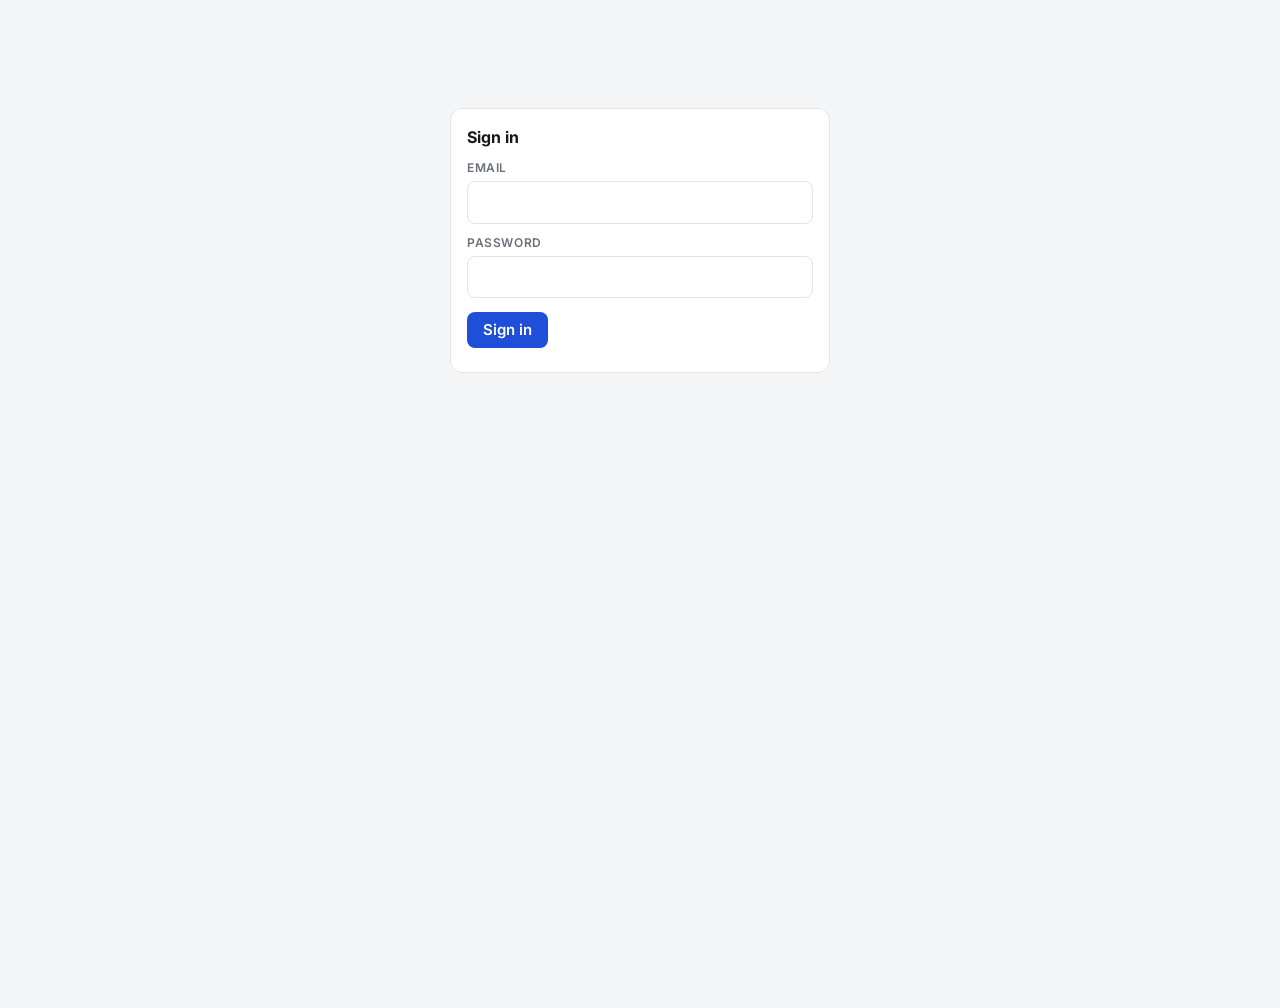
<file: admin.html>
<!doctype html>
<html lang="en"><head><meta charset="utf-8"><meta name="viewport" content="width=device-width,initial-scale=1">
<meta name="robots" content="noindex,nofollow"><title>Site editor</title>
<link href="https://fonts.googleapis.com/css2?family=Inter:wght@400;500;600&display=swap" rel="stylesheet">
<link rel="stylesheet" href="admin.css">
</head><body>

<div id="login" class="card login hide">
<h2>Sign in</h2>
<form id="lf"><div class="fld"><label for="em">Email</label><input id="em" type="email" autocomplete="username" required></div>
<div class="fld"><label for="pw">Password</label><input id="pw" type="password" autocomplete="current-password" required></div>
<div style="margin-top:14px"><button class="btn" type="submit">Sign in</button></div><p class="msg err" id="lmsg"></p></form></div>

<div id="deny" class="card login hide"><h2>Not authorised</h2><p>This account is not the site owner.</p><button class="btn sec" id="out2">Sign out</button></div>

<div id="app" class="hide pv-on">
  <div class="top"><h1>Site editor</h1><span class="grow"></span>
    <button class="btn sec sm" id="pvToggle" type="button">Preview</button>
    <a class="btn sec sm" href="./" target="_blank" rel="noopener" style="text-decoration:none">View site</a>
    <button class="btn sec sm" id="out" type="button">Sign out</button></div>
  <nav class="nav" id="nav"></nav>
  <main id="main"></main>
  <aside class="pvpane" id="pvpane">
    <div class="pvbar"><button class="btn sec sm on" data-w="100%" type="button">Desktop</button><button class="btn sec sm" data-w="820px" type="button">Tablet</button><button class="btn sec sm" data-w="390px" type="button">Phone</button><span class="grow"></span><button class="btn sec sm" id="pvReload" type="button">Reload</button><button class="btn sec sm" id="pvClose" type="button">Close</button></div>
    <div class="pvwrap"><iframe id="pv" title="Live preview" src="about:blank"></iframe></div>
  </aside>
  <div class="bar"><div class="st" id="st">Loading…</div>
    <button class="btn sec" id="discard" type="button" disabled>Discard changes</button>
    <button class="btn" id="publish" type="button" disabled>Publish</button></div>
</div>

<div id="modal" class="modal hide"><div class="box" id="modalBox"></div></div>

<script src="cms.js"></script>
<script src="defaults.js"></script>
<script src="admin.js"></script>
</body></html>
</file>
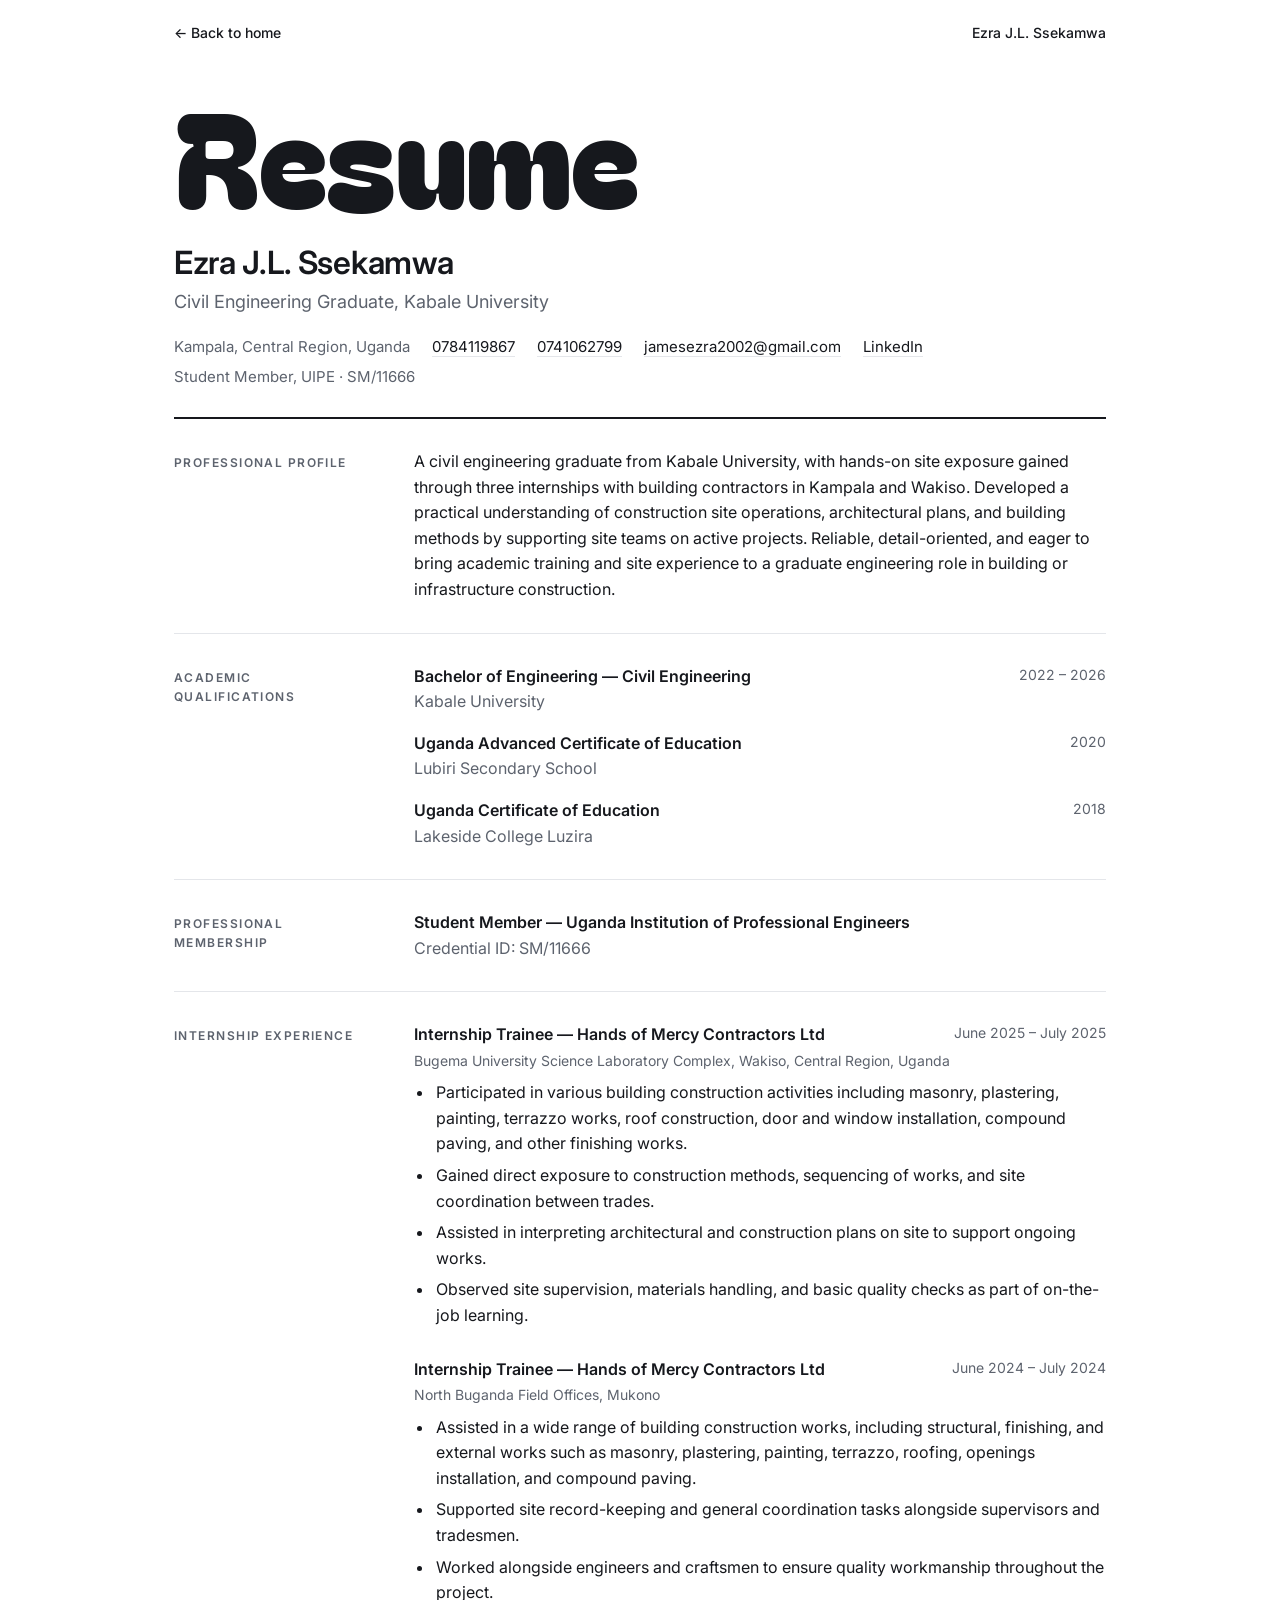
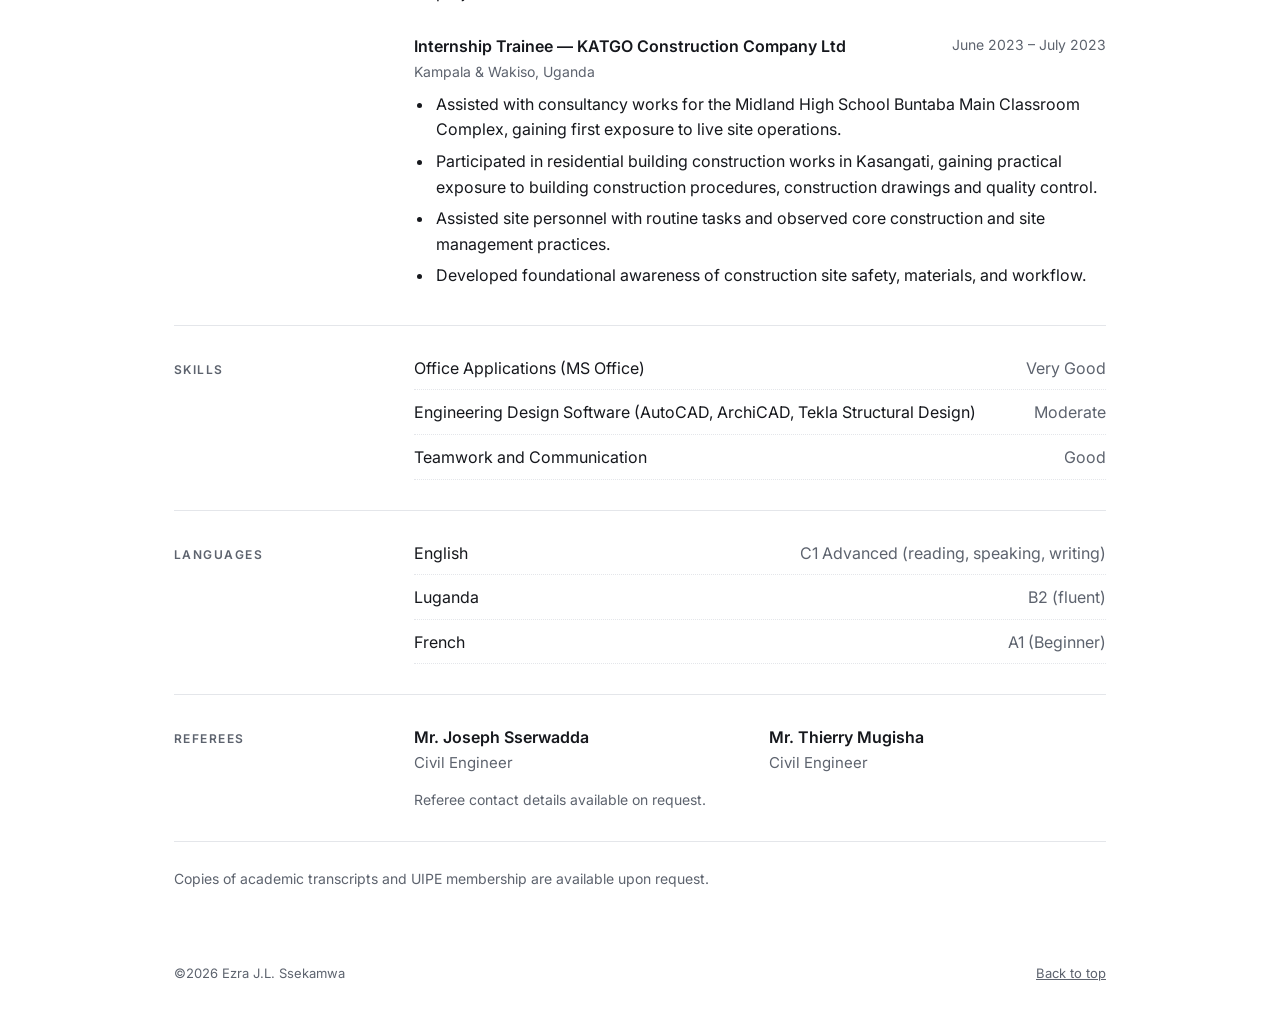
<file: resume.html>
<!doctype html>
<html lang="en"><head><meta charset="utf-8"><meta name="viewport" content="width=device-width,initial-scale=1">
<title>Resume — Ezra J.L. Ssekamwa</title>
<meta name="description" content="Resume of Ezra J.L. Ssekamwa, civil engineering graduate (Kabale University) with building-construction internship experience in Kampala and Wakiso, Uganda.">
<meta property="og:title" content="Resume — Ezra J.L. Ssekamwa"><meta property="og:type" content="profile">
<link rel="preconnect" href="https://fonts.googleapis.com"><link rel="preconnect" href="https://fonts.gstatic.com" crossorigin>
<link href="https://fonts.googleapis.com/css2?family=Bagel+Fat+One&family=Inter:wght@400;500;600&display=swap" rel="stylesheet">
<style>
:root{--ink:#16181d;--mute:#5d636e;--line:#e4e6ea;--bg:#fff;--accent:#1f4fd8}
*{box-sizing:border-box}
html{-webkit-text-size-adjust:100%}
body{margin:0;background:var(--bg);color:var(--ink);font-family:"Inter","Helvetica Neue",Arial,sans-serif;font-size:16px;line-height:1.6;-webkit-font-smoothing:antialiased;overflow-x:hidden}
a{color:inherit}
.bar{max-width:980px;margin:0 auto;padding:22px 24px;display:flex;justify-content:space-between;align-items:center;font-size:14px;font-weight:500}
.bar a{text-decoration:none}.bar a:hover{text-decoration:underline}
main{max-width:980px;margin:0 auto;padding:24px 24px 72px}
h1.title{font-family:"Bagel Fat One","Arial Black",sans-serif;font-weight:400;font-size:clamp(64px,13vw,132px);line-height:.95;letter-spacing:-.01em;margin:0 0 28px}
.who{padding-bottom:28px;border-bottom:2px solid var(--ink)}
.who h2{margin:0;font-size:clamp(24px,3.4vw,32px);line-height:1.2;font-weight:600;letter-spacing:-.01em}
.who .hl{margin:6px 0 0;font-size:18px;color:var(--mute)}
.contact{display:flex;flex-wrap:wrap;gap:6px 22px;margin:18px 0 0;padding:0;list-style:none;font-size:15px}
.contact a{text-decoration:none;border-bottom:1px solid var(--line)}.contact a:hover{border-color:var(--ink)}
.contact li.m{color:var(--mute)}
section.sec{display:grid;grid-template-columns:200px minmax(0,1fr);gap:8px 40px;padding:30px 0;border-bottom:1px solid var(--line)}
section.sec>h3{margin:4px 0 0;font-size:12px;font-weight:600;letter-spacing:.12em;text-transform:uppercase;color:var(--mute)}
.row{display:grid;grid-template-columns:minmax(0,1fr) auto;gap:2px 24px;margin:0 0 16px}
.row:last-child{margin-bottom:0}
.row .t{font-weight:600}.row .o{color:var(--mute)}.row .p{color:var(--mute);font-size:14px;white-space:nowrap;text-align:right}
.job{margin:0 0 28px}.job:last-child{margin-bottom:0}
.job .top{display:flex;justify-content:space-between;gap:8px 24px;flex-wrap:wrap}
.job .r{font-weight:600}.job .d{color:var(--mute);font-size:14px}.job .pl{color:var(--mute);font-size:14px;margin:2px 0 8px}
.job ul{margin:0;padding-left:20px}.job li{margin:0 0 6px;padding-left:2px}
.pairs{display:grid;gap:10px;margin:0;padding:0;list-style:none}
.pairs li{display:flex;justify-content:space-between;gap:16px;border-bottom:1px dotted var(--line);padding-bottom:8px}
.pairs li span:last-child{color:var(--mute);text-align:right}
.refs{display:grid;grid-template-columns:repeat(auto-fit,minmax(220px,1fr));gap:18px}
.refs div b{display:block;font-weight:600}.refs div span{color:var(--mute);font-size:15px;display:block}
.note{margin:26px 0 0;color:var(--mute);font-size:14px}
footer{max-width:980px;margin:0 auto;padding:0 24px 40px;display:flex;justify-content:space-between;color:var(--mute);font-size:13px}
@media(max-width:720px){
  .bar{padding:16px 20px}main{padding:12px 20px 56px}footer{padding:0 20px 32px}
  section.sec{grid-template-columns:1fr;padding:24px 0}
  .row{grid-template-columns:1fr}.row .p{text-align:left}
}
@media print{.bar,footer{display:none}main{padding:0}section.sec{break-inside:avoid}h1.title{font-size:56px}}
.dl{display:inline-block;margin-top:18px;padding:9px 20px;border:1px solid currentColor;border-radius:999px;font-size:14px;font-weight:500;text-decoration:none;color:inherit;transition:background .25s,color .25s}.dl:hover,.dl:focus-visible{background:#111214;color:#fff}</style></head>
<body>
<header class="bar"><a href="./">&larr; Back to home</a><span>Ezra J.L. Ssekamwa</span></header>
<main>
<h1 class="title">Resume</h1>
<div id="app"><!--PRERENDER--></div>
<noscript><p>This page needs JavaScript to display the resume.</p></noscript>
</main>
<footer><span>&copy;2026 Ezra J.L. Ssekamwa</span><a href="#" id="top">Back to top</a></footer>
<script src="cms.js"></script>
<script>
(function(){
var DEFAULT={"name": "Ezra J.L. Ssekamwa", "headline": "Civil Engineering Graduate, Kabale University", "location": "Kampala, Central Region, Uganda", "phone": "0784119867 / 0741062799", "email": "jamesezra2002@gmail.com", "linkedin": "https://www.linkedin.com/in/ezra-ssekamwa-j-l-9a4709285/", "membership": "Student Member, UIPE · SM/11666", "profile": "A civil engineering graduate from Kabale University, with hands-on site exposure gained through three internships with building contractors in Kampala and Wakiso. Developed a practical understanding of construction site operations, architectural plans, and building methods by supporting site teams on active projects. Reliable, detail-oriented, and eager to bring academic training and site experience to a graduate engineering role in building or infrastructure construction.", "education": [{"title": "Bachelor of Engineering — Civil Engineering", "org": "Kabale University", "period": "2022 – 2026"}, {"title": "Uganda Advanced Certificate of Education", "org": "Lubiri Secondary School", "period": "2020"}, {"title": "Uganda Certificate of Education", "org": "Lakeside College Luzira", "period": "2018"}], "memberships": [{"title": "Student Member — Uganda Institution of Professional Engineers", "detail": "Credential ID: SM/11666"}], "experience": [{"role": "Internship Trainee", "org": "Hands of Mercy Contractors Ltd", "place": "Bugema University Science Laboratory Complex, Wakiso, Central Region, Uganda", "period": "June 2025 – July 2025", "bullets": ["Participated in various building construction activities including masonry, plastering, painting, terrazzo works, roof construction, door and window installation, compound paving, and other finishing works.", "Gained direct exposure to construction methods, sequencing of works, and site coordination between trades.", "Assisted in interpreting architectural and construction plans on site to support ongoing works.", "Observed site supervision, materials handling, and basic quality checks as part of on-the-job learning."]}, {"role": "Internship Trainee", "org": "Hands of Mercy Contractors Ltd", "place": "North Buganda Field Offices, Mukono", "period": "June 2024 – July 2024", "bullets": ["Assisted in a wide range of building construction works, including structural, finishing, and external works such as masonry, plastering, painting, terrazzo, roofing, openings installation, and compound paving.", "Supported site record-keeping and general coordination tasks alongside supervisors and tradesmen.", "Worked alongside engineers and craftsmen to ensure quality workmanship throughout the project."]}, {"role": "Internship Trainee", "org": "KATGO Construction Company Ltd", "place": "Kampala & Wakiso, Uganda", "period": "June 2023 – July 2023", "bullets": ["Assisted with consultancy works for the Midland High School Buntaba Main Classroom Complex, gaining first exposure to live site operations.", "Participated in residential building construction works in Kasangati, gaining practical exposure to building construction procedures, construction drawings and quality control.", "Assisted site personnel with routine tasks and observed core construction and site management practices.", "Developed foundational awareness of construction site safety, materials, and workflow."]}], "skills": [{"name": "Office Applications (MS Office)", "level": "Very Good"}, {"name": "Engineering Design Software (AutoCAD, ArchiCAD, Tekla Structural Design)", "level": "Moderate"}, {"name": "Teamwork and Communication", "level": "Good"}], "languages": [{"name": "English", "level": "C1 Advanced (reading, speaking, writing)"}, {"name": "Luganda", "level": "B2 (fluent)"}, {"name": "French", "level": "A1 (Beginner)"}], "referees": [{"name": "Mr. Joseph Sserwadda", "role": "Civil Engineer", "contact": ""}, {"name": "Mr. Thierry Mugisha", "role": "Civil Engineer", "contact": ""}], "note": "Copies of academic transcripts and UIPE membership are available upon request."};
var CK='ezra_resume_v1';
function esc(s){return String(s==null?'':s).replace(/[&<>"']/g,function(c){return{'&':'&amp;','<':'&lt;','>':'&gt;','"':'&quot;',"'":'&#39;'}[c]})}
function arr(a){return Array.isArray(a)?a:[]}
function telLink(n){var d=String(n).replace(/[^\d+]/g,'');if(!d)return null;if(d.charAt(0)==='0')d='+256'+d.slice(1);return 'tel:'+d}
function sec(title,inner){return inner?'<section class="sec"><h3>'+esc(title)+'</h3><div>'+inner+'</div></section>':''}
var SECS=[['profile','Professional profile'],['education','Academic qualifications'],['memberships','Professional membership'],['experience','Internship experience'],['skills','Skills'],['languages','Languages'],['referees','Referees']];
function rich(t){return String(t==null?'':t).split(/\n{2,}/).map(function(p){p=p.trim();if(!p)return '';p=esc(p).replace(/\*\*([^*]+)\*\*/g,'<strong>$1</strong>').replace(/\*([^*\n]+)\*/g,'<em>$1</em>').replace(/\[([^\]\n]+)\]\((https?:\/\/[^)\s]+|mailto:[^)\s]+|tel:[^)\s]+)\)/g,'<a href="$2" target="_blank" rel="noopener">$1</a>').replace(/\n/g,'<br>');return '<p style="margin:0 0 .9em">'+p+'</p>'}).join('')}
function pairs(a){return arr(a).length?'<ul class="pairs">'+arr(a).map(function(s){return '<li><span>'+esc(s.name)+'</span><span>'+esc(s.level)+'</span></li>'}).join('')+'</ul>':''}
var BODY={
  profile:function(r){return r.profile?'<p style="margin:0">'+esc(r.profile)+'</p>':''},
  education:function(r){return arr(r.education).map(function(e){return '<div class="row"><div><div class="t">'+esc(e.title)+'</div><div class="o">'+esc(e.org)+'</div></div><div class="p">'+esc(e.period)+'</div></div>'}).join('')},
  memberships:function(r){return arr(r.memberships).map(function(m){return '<div class="row"><div><div class="t">'+esc(m.title)+'</div>'+(m.detail?'<div class="o">'+esc(m.detail)+'</div>':'')+'</div></div>'}).join('')},
  experience:function(r){return arr(r.experience).map(function(j){return '<div class="job"><div class="top"><span class="r">'+esc(j.role)+' \u2014 '+esc(j.org)+'</span><span class="d">'+esc(j.period)+'</span></div>'+(j.place?'<div class="pl">'+esc(j.place)+'</div>':'')+(arr(j.bullets).length?'<ul>'+arr(j.bullets).map(function(b){return '<li>'+esc(b)+'</li>'}).join('')+'</ul>':'')+'</div>'}).join('')},
  skills:function(r){return pairs(r.skills)},
  languages:function(r){return pairs(r.languages)},
  referees:function(r){return arr(r.referees).length?'<div class="refs">'+arr(r.referees).map(function(p){return '<div><b>'+esc(p.name)+'</b><span>'+esc(p.role)+'</span>'+(p.contact?'<span>'+esc(p.contact)+'</span>':'')+'</div>'}).join('')+'</div>'+(arr(r.referees).some(function(p){return !p.contact})?'<p class="note" style="margin-top:14px">Referee contact details available on request.</p>':''):''}
};
function layoutOf(r){
  var l=arr(r.layout).filter(function(x){return x&&typeof x.id==='string'}),seen={};
  l.forEach(function(x){seen[x.id]=1});
  SECS.forEach(function(s){if(!seen[s[0]])l.push({id:s[0],title:s[1],show:true})});
  return l;
}
function render(r){
  r=r||DEFAULT;var c=[];
  if(r.location)c.push('<li class="m">'+esc(r.location)+'</li>');
  if(r.phone)String(r.phone).split('/').forEach(function(n){n=n.trim();if(!n)return;var t=telLink(n);c.push('<li>'+(t?'<a href="'+esc(t)+'">'+esc(n)+'</a>':esc(n))+'</li>')});
  if(r.email&&/^[^\s@<>"]+@[^\s@<>"]+$/.test(r.email))c.push('<li><a href="mailto:'+esc(r.email)+'">'+esc(r.email)+'</a></li>');
  var li=CMS.safeHref(r.linkedin);if(li)c.push('<li><a href="'+esc(li)+'" target="_blank" rel="noopener">LinkedIn</a></li>');
  if(r.membership)c.push('<li class="m">'+esc(r.membership)+'</li>');
  var pdf=typeof r.pdf==='string'&&r.pdf.indexOf(CMS.PUB)===0&&/\.pdf$/i.test(r.pdf)?r.pdf:null;
  var h='<div class="who"><h2>'+esc(r.name)+'</h2>'+(r.headline?'<p class="hl">'+esc(r.headline)+'</p>':'')+'<ul class="contact">'+c.join('')+'</ul>'
    +(pdf?'<a class="dl" href="'+esc(pdf)+'" target="_blank" rel="noopener">'+esc(r.pdf_label||'Download PDF')+'</a>':'')+'</div>';
  layoutOf(r).forEach(function(x){
    if(x.show===false)return;
    var title=x.title||(SECS.filter(function(s){return s[0]===x.id})[0]||[0,''])[1];
    var inner=x.custom?rich(x.text):(BODY[x.id]?BODY[x.id](r):'');
    h+=sec(title,inner);
  });
  if(r.note)h+='<p class="note">'+esc(r.note)+'</p>';
  var t=document.querySelector('h1.title');if(t)t.textContent=r.title||'Resume';
  document.title=(r.title||'Resume')+' \u2014 '+(r.name||'');
  return h;
}
var app=document.getElementById('app');
function show(r){app.innerHTML=render(r)}
var cached=null;try{cached=JSON.parse(localStorage.getItem(CK))}catch(e){}
show(cached||DEFAULT);
CMS.json('/rest/v1/site_content?select=value&key=eq.resume').then(function(rows){
  var v=rows&&rows[0]&&rows[0].value;if(v&&typeof v==='object'){try{localStorage.setItem(CK,JSON.stringify(v))}catch(e){}show(v)}
}).catch(function(){});
document.getElementById('top').addEventListener('click',function(e){e.preventDefault();window.scrollTo({top:0,behavior:'smooth'})});
})();
</script>
</body></html>
</file>
<file: admin.css>
:root{--ink:#16181d;--mute:#6a707b;--line:#e1e4e9;--bg:#f4f5f7;--card:#fff;--acc:#1f4fd8;--acc2:#e8eefc;--bad:#c62828;--ok:#1b7f3b;--warn:#a15c00;--nav:236px;--pv:440px}
*{box-sizing:border-box}
html,body{height:100%}
body{margin:0;background:var(--bg);color:var(--ink);font:15px/1.5 Inter,Arial,sans-serif;overflow-x:hidden}
button,input,textarea,select{font:inherit;color:inherit}
a{color:var(--acc)}
.hide{display:none!important}
.hint{color:var(--mute);font-size:13px;margin:4px 0 0}
.msg{margin:8px 0 0;font-size:14px}.msg.ok{color:var(--ok)}.msg.err{color:var(--bad)}

/* ---- buttons ---- */
.btn{border:0;background:var(--acc);color:#fff;padding:9px 16px;border-radius:8px;cursor:pointer;font-weight:600;line-height:1.2}
.btn.sec{background:#fff;color:var(--ink);border:1px solid var(--line);font-weight:500}
.btn.bad{background:#fff;color:var(--bad);border:1px solid var(--line);font-weight:500}
.btn:disabled{opacity:.5;cursor:default}
.btn.sm{padding:5px 10px;font-size:13px}
.btn.ico{padding:5px 9px;font-size:14px;min-width:32px}
.row{display:flex;gap:8px;flex-wrap:wrap;align-items:center}
.grow{flex:1}

/* ---- login ---- */
.card{background:var(--card);border:1px solid var(--line);border-radius:12px;padding:16px;margin-bottom:14px}
.card h2{margin:0 0 4px;font-size:16px}.card h3{margin:18px 0 6px;font-size:14px}
.login{max-width:380px;margin:12vh auto 0}

/* ---- app shell ---- */
#app{display:grid;grid-template-columns:var(--nav) minmax(0,1fr);grid-template-rows:auto 1fr auto;height:100vh;height:100dvh}
#app.pv-on{grid-template-columns:var(--nav) minmax(0,1fr) var(--pv)}
.top{grid-column:1/-1;display:flex;align-items:center;gap:10px;padding:10px 16px;background:#fff;border-bottom:1px solid var(--line)}
.top h1{font-size:16px;margin:0}
.nav{overflow:auto;padding:12px 10px;background:#fff;border-right:1px solid var(--line)}
.nav button{display:flex;align-items:center;justify-content:space-between;gap:8px;width:100%;text-align:left;border:0;background:none;padding:9px 12px;border-radius:8px;cursor:pointer;color:var(--ink)}
.nav button:hover{background:var(--bg)}
.nav button.on{background:var(--acc2);color:var(--acc);font-weight:600}
.nav .dot{width:8px;height:8px;border-radius:50%;background:var(--warn);flex:none}
.nav small{display:block;color:var(--mute);font-size:11px;text-transform:uppercase;letter-spacing:.08em;margin:14px 12px 4px}
main{overflow:auto;padding:18px;scroll-behavior:smooth}
.panel{max-width:820px;margin:0 auto}
.panel>h2.ptitle{margin:0 0 2px;font-size:20px}
.panel>p.lead{margin:0 0 16px;color:var(--mute)}
.pvpane{display:none;flex-direction:column;border-left:1px solid var(--line);background:#e9ebef;min-width:0}
#app.pv-on .pvpane{display:flex}
.pvbar{display:flex;gap:6px;align-items:center;padding:8px;background:#fff;border-bottom:1px solid var(--line);flex-wrap:wrap}
.pvbar .btn.on{background:var(--ink);color:#fff;border-color:var(--ink)}
.pvwrap{flex:1;overflow:auto;display:flex;justify-content:center;padding:10px}
.pvwrap iframe{border:0;background:#fff;box-shadow:0 2px 16px rgba(0,0,0,.18);width:100%;height:100%;min-height:600px;border-radius:6px;transition:width .25s}

/* ---- publish bar ---- */
.bar{grid-column:1/-1;display:flex;align-items:center;gap:12px;padding:10px 16px;background:#fff;border-top:1px solid var(--line);flex-wrap:wrap}
.bar .st{flex:1;min-width:160px;font-size:14px;color:var(--mute)}
.bar .st.dirty{color:var(--warn);font-weight:600}
.bar .st small{display:block;font-weight:400;color:var(--mute)}

/* ---- fields ---- */
.fld{margin:10px 0}
.fld>label{display:block;font-size:12px;font-weight:600;color:var(--mute);margin:0 0 4px;text-transform:uppercase;letter-spacing:.05em}
.fld.chk>label{display:flex;align-items:center;gap:8px;text-transform:none;letter-spacing:0;font-size:14px;color:var(--ink);font-weight:500;cursor:pointer}
input[type=text],input[type=email],input[type=password],input[type=number],textarea,select{width:100%;border:1px solid var(--line);border-radius:8px;padding:9px 10px;background:#fff}
textarea{min-height:84px;resize:vertical}
input.bad{border-color:var(--bad);background:#fff6f6}
.cols2{display:grid;grid-template-columns:1fr 1fr;gap:0 14px}
.imgfld{display:flex;gap:12px;align-items:center;flex-wrap:wrap}
.imgfld .th{width:84px;height:84px;border-radius:10px;border:1px solid var(--line);background:#eee center/cover no-repeat;flex:none}
.colfld{display:flex;gap:8px;align-items:center}
.colfld input[type=color]{width:44px;height:38px;padding:2px;border:1px solid var(--line);border-radius:8px;background:#fff;cursor:pointer}
.colfld input[type=text]{max-width:130px}
.chip{display:inline-block;font-size:12px;padding:2px 8px;border-radius:999px;background:var(--bg);color:var(--mute)}
.chip.ok{background:#e4f5ea;color:var(--ok)}.chip.warn{background:#fff1da;color:var(--warn)}.chip.bad{background:#fde7e7;color:var(--bad)}

/* ---- lists / items ---- */
.list{margin:8px 0}
details.item{border:1px solid var(--line);border-radius:10px;background:#fafbfc;margin:8px 0}
details.item>summary{display:flex;flex-wrap:wrap;align-items:center;gap:6px 8px;padding:9px 10px;cursor:pointer;list-style:none;user-select:none}
details.item>summary::-webkit-details-marker{display:none}
details.item>summary::before{content:"▸";color:var(--mute);width:12px;flex:none}
details.item[open]>summary::before{content:"▾"}
details.item>summary .t{flex:1 1 140px;min-width:0;overflow:hidden;text-overflow:ellipsis;white-space:nowrap;font-weight:500}
details.item>summary .t em{font-style:normal;color:var(--mute);font-weight:400}
details.item>.body{padding:2px 12px 12px;border-top:1px solid var(--line)}
details.item.off>summary .t{opacity:.5;text-decoration:line-through}
.switch{display:inline-flex;align-items:center;gap:6px;font-size:13px;color:var(--mute);cursor:pointer}
.tag{font-size:11px;padding:1px 7px;border-radius:999px;background:var(--bg);color:var(--mute);text-transform:uppercase;letter-spacing:.05em}

/* ---- photos ---- */
.photos{display:grid;grid-template-columns:repeat(auto-fill,minmax(190px,1fr));gap:12px}
.ph{background:var(--card);border:1px solid var(--line);border-radius:12px;padding:10px}
.ph .im{aspect-ratio:4/5;border-radius:8px;overflow:hidden;background:#ddd;position:relative}
.ph .im img{width:100%;height:100%;object-fit:cover;display:block}
.ph .n{position:absolute;left:6px;top:6px;background:rgba(0,0,0,.65);color:#fff;border-radius:6px;font-size:12px;padding:1px 7px}
.ph .row{margin-top:8px}.ph input[type=text]{margin-top:8px}
.ph.over{opacity:.35}

/* ---- media library ---- */
.media{display:grid;grid-template-columns:repeat(auto-fill,minmax(150px,1fr));gap:10px}
.mi{border:1px solid var(--line);border-radius:10px;background:#fff;overflow:hidden;display:flex;flex-direction:column}
.mi .th{aspect-ratio:1;background:#eee center/cover no-repeat;display:flex;align-items:center;justify-content:center;font-size:30px;color:var(--mute)}
.mi .nm{padding:6px 8px;font-size:12px;color:var(--mute);word-break:break-all}
.mi .row{padding:0 8px 8px}.mi.pick{cursor:pointer}.mi.pick:hover{outline:2px solid var(--acc)}

/* ---- modal ---- */
.modal{position:fixed;inset:0;background:rgba(0,0,0,.6);display:flex;align-items:center;justify-content:center;padding:16px;z-index:50}
.modal .box{background:#fff;border-radius:14px;padding:16px;max-width:460px;width:100%;max-height:92vh;overflow:auto}
.modal .box.wide{max-width:760px}
.crop{aspect-ratio:4/5;border-radius:10px;overflow:hidden;background:#ddd;touch-action:none;cursor:grab}
.crop img{width:100%;height:100%;object-fit:cover;display:block;user-select:none;-webkit-user-drag:none}
input[type=range]{width:100%}
.types{display:grid;grid-template-columns:1fr 1fr;gap:10px}
.types button{text-align:left;border:1px solid var(--line);border-radius:10px;background:#fff;padding:12px;cursor:pointer}
.types button:hover{border-color:var(--acc);background:var(--acc2)}
.types b{display:block;margin-bottom:2px}.types span{font-size:13px;color:var(--mute)}
pre.json{background:#f4f5f7;border-radius:8px;padding:10px;max-height:50vh;overflow:auto;font-size:12px;white-space:pre-wrap;word-break:break-word}
.rev{display:flex;gap:10px;align-items:center;padding:8px 0;border-top:1px solid var(--line)}
.rev:first-child{border-top:0}.rev .w{flex:1;min-width:0}
.toast{position:fixed;left:50%;bottom:76px;transform:translateX(-50%);background:var(--ink);color:#fff;padding:9px 16px;border-radius:999px;font-size:14px;z-index:60;box-shadow:0 4px 18px rgba(0,0,0,.25)}

/* ---- smaller screens: nav becomes a scrolling tab strip; preview is an overlay ---- */
@media (max-width:1180px){#app.pv-on{grid-template-columns:var(--nav) minmax(0,1fr)}#app.pv-on .pvpane{position:fixed;inset:0;z-index:40;border:0}}
@media (max-width:820px){
  #app,#app.pv-on{grid-template-columns:minmax(0,1fr);grid-template-rows:auto auto 1fr auto}
  .nav{display:flex;gap:6px;overflow-x:auto;padding:8px;border-right:0;border-bottom:1px solid var(--line)}
  .nav button{width:auto;white-space:nowrap;flex:none}.nav small{display:none}
  main{padding:12px}.cols2{grid-template-columns:1fr}
  .top h1{font-size:15px}
}
</file>
